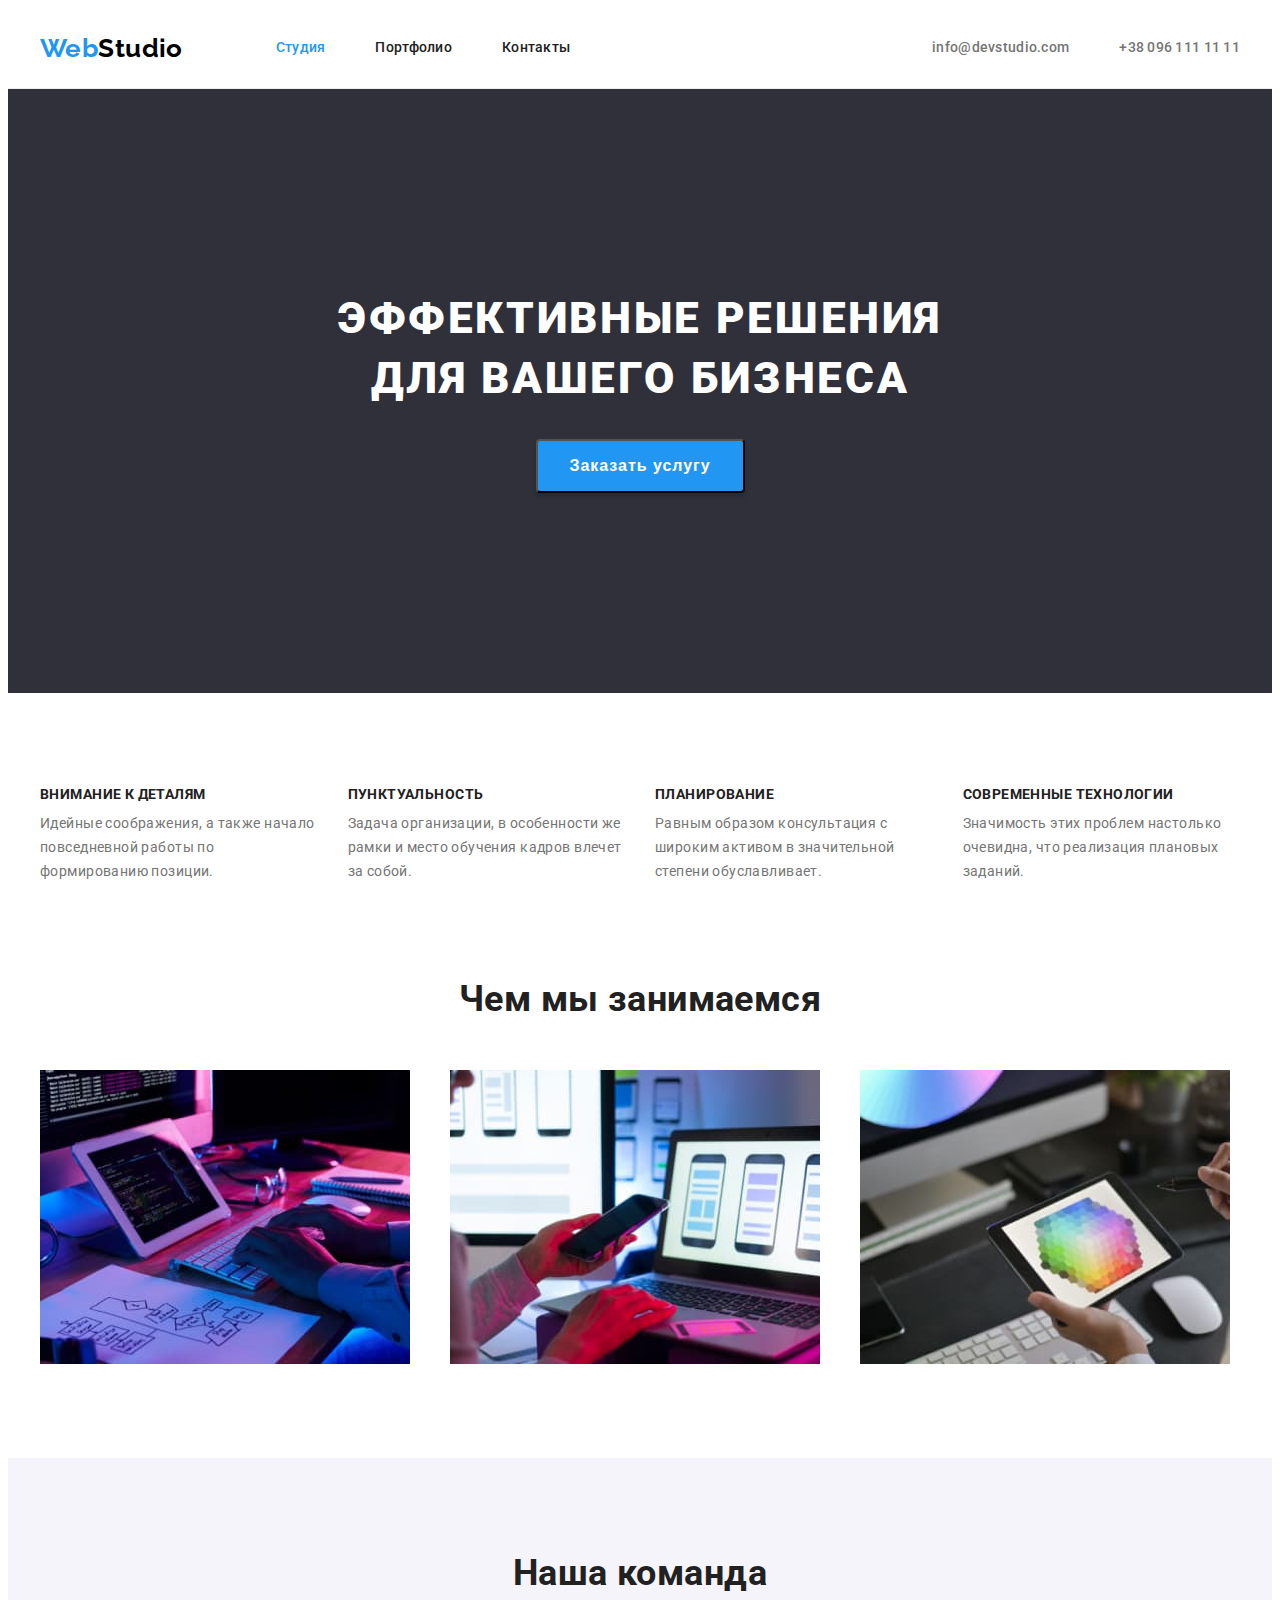
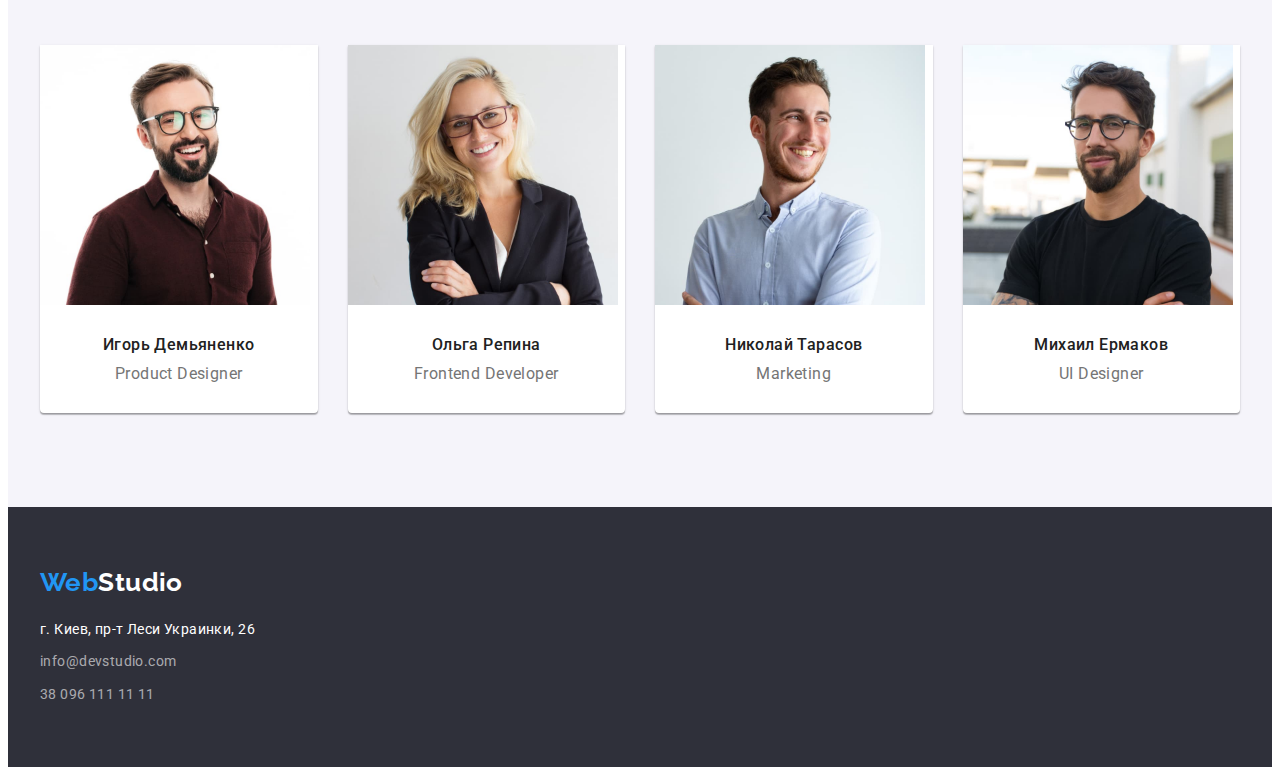
<file: index.html>
<!DOCTYPE html>
<html lang="ru">
  <head>
    <meta charset="UTF-8" />
    <meta http-equiv="X-UA-Compatible" content="IE=edge" />
    <meta name="viewport" content="width=device-width, initial-scale=1.0" />
    <title>WebStudio</title>
    <link rel="preconnect" href="https://fonts.googleapis.com" />
    <link rel="preconnect" href="https://fonts.gstatic.com" crossorigin />
    <link
      href="https://fonts.googleapis.com/css2?family=Raleway:wght@700&family=Roboto:wght@400;500;700;900&display=swap"
      rel="stylesheet"
    />
    <link
      rel="stylesheet"
      href="https://cdnjs.cloudflare.com/ajax/libs/modern-normalize/1.1.0/modern-normalize.min.css"
      integrity="sha512-wpPYUAdjBVSE4KJnH1VR1HeZfpl1ub8YT/NKx4PuQ5NmX2tKuGu6U/JRp5y+Y8XG2tV+wKQpNHVUX03MfMFn9Q=="
      crossorigin="anonymous"
      referrerpolicy="no-referrer"
    />
    <link rel="stylesheet" href="./css/styles.css" />
  </head>
  <body>
    <!-- HEADER -->
    <header class="page-header">
      <div class="container">
        <nav class="navigation">
          <a class="header-logo link" href="#"><span class="accent">Web</span>Studio</a>
          <ul class="nav-list list">
            <li class="nav-item"><a class="nav-link link active" href="">Студия</a></li>
            <li class="nav-item"><a class="nav-link link" href="./portfolio.html">Портфолио</a></li>
            <li class="nav-item"><a class="nav-link link" href="">Контакты</a></li>
          </ul>
          <ul class="contacts-list list">
            <li class="contacts-item">
              <a class="contacts-link link" href="mailto:info@devstudio.com">info@devstudio.com</a>
            </li>
            <li class="contacts-item">
              <a class="contacts-link link" href="tel:+380961111111">+38 096 111 11 11</a>
            </li>
          </ul>
        </nav>
      </div>
    </header>

    <main>
      <!-- Hero -->
      <section class="hero">
        <div class="container">
          <h1 class="hero__title">Эффективные решения для вашего бизнеса</h1>
          <button class="hero__btn" type="button">Заказать услугу</button>
        </div>
      </section>

      <!-- Advantages -->
      <section class="advantages">
        <div class="container">
          <h2 class="visually-hidden">Наши преимущества</h2>
          <ul class="advantages__list list">
            <li class="advantages__item">
              <h3 class="advantages__title">Внимание к деталям</h3>
              <p class="advantages__text">
                Идейные соображения, а также начало повседневной работы по формированию позиции.
              </p>
            </li>
            <li class="advantages__item">
              <h3 class="advantages__title">Пунктуальность</h3>
              <p class="advantages__text">
                Задача организации, в особенности же рамки и место обучения кадров влечет за собой.
              </p>
            </li>
            <li class="advantages__item">
              <h3 class="advantages__title">Планирование</h3>
              <p class="advantages__text">
                Равным образом консультация с широким активом в значительной степени обуславливает.
              </p>
            </li>
            <li class="advantages__item">
              <h3 class="advantages__title">Современные технологии</h3>
              <p class="advantages__text">
                Значимость этих проблем настолько очевидна, что реализация плановых заданий.
              </p>
            </li>
          </ul>
        </div>
      </section>

      <!-- work -->
      <section class="work">
        <div class="container">
          <h2 class="section-title">Чем мы занимаемся</h2>
          <ul class="work__list list">
            <li class="work__item">
              <img src="./images/1.jpg" width="370" height="294" alt="Блок схема по коду" />
            </li>
            <li class="work__item">
              <img src="./images/2.jpg" width="370" height="294" alt="Aнализ" />
            </li>
            <li class="work__item">
              <img src="./images/3.jpg" width="370" height="294" alt="Цветовая гамма" />
            </li>
          </ul>
        </div>
      </section>

      <!-- team -->
      <section class="team section">
        <div class="container">
          <h2 class="section-title">Наша команда</h2>
          <ul class="team__list list">
            <li class="team__item">
              <img src="./images/Ihor.jpg" width="270" height="260" alt="Сотрудник Игорь" />
              <div class="team__wrapper-description">
                <h3 class="team__title">Игорь Демьяненко</h3>
                <p class="team__description" lang="en">Product Designer</p>
              </div>
            </li>
            <li class="team__item">
              <img src="./images/Olga.jpg" width="270" height="260" alt="Сотрудник Ольга" />
              <div class="team__wrapper-description">
                <h3 class="team__title">Ольга Репина</h3>
                <p class="team__description" lang="en">Frontend Developer</p>
              </div>
            </li>
            <li class="team__item">
              <img src="./images/Nikolay.jpg" width="270" height="260" alt="Сотрудник Николай" />
              <div class="team__wrapper-description">
                <h3 class="team__title">Николай Тарасов</h3>
                <p class="team__description" lang="en">Marketing</p>
              </div>
            </li>
            <li class="team__item">
              <img src="./images/Michael.jpg" width="270" height="260" alt="Сотрудник Михаил" />
              <div class="team__wrapper-description">
                <h3 class="team__title">Михаил Ермаков</h3>
                <p class="team__description" lang="en">UI Designer</p>
              </div>
            </li>
          </ul>
        </div>
      </section>
    </main>

    <!-- footer -->
    <footer class="page-footer">
      <div class="container">
        <a class="footer-logo link" href="#"><span class="accent">Web</span>Studio</a>
        <address class="address">
          <ul class="address-list list">
            <li class="address-item">
              <a
                class="address-link link"
                href="https://goo.gl/maps/8jyqS2jRfHhhe97e9"
                target="_blank"
                rel="noreferrer noopener"
                >г. Киев, пр-т Леси Украинки, 26</a
              >
            </li>

            <li class="address-item">
              <a class="footer-contacts-link link" href="mailto:info@devstudio.com"
                >info@devstudio.com</a
              >
            </li>
            <li class="address-item">
              <a class="footer-contacts-link link" href="tel:+380961111111">38 096 111 11 11</a>
            </li>
          </ul>
        </address>
      </div>
    </footer>
  </body>
</html>
</file>
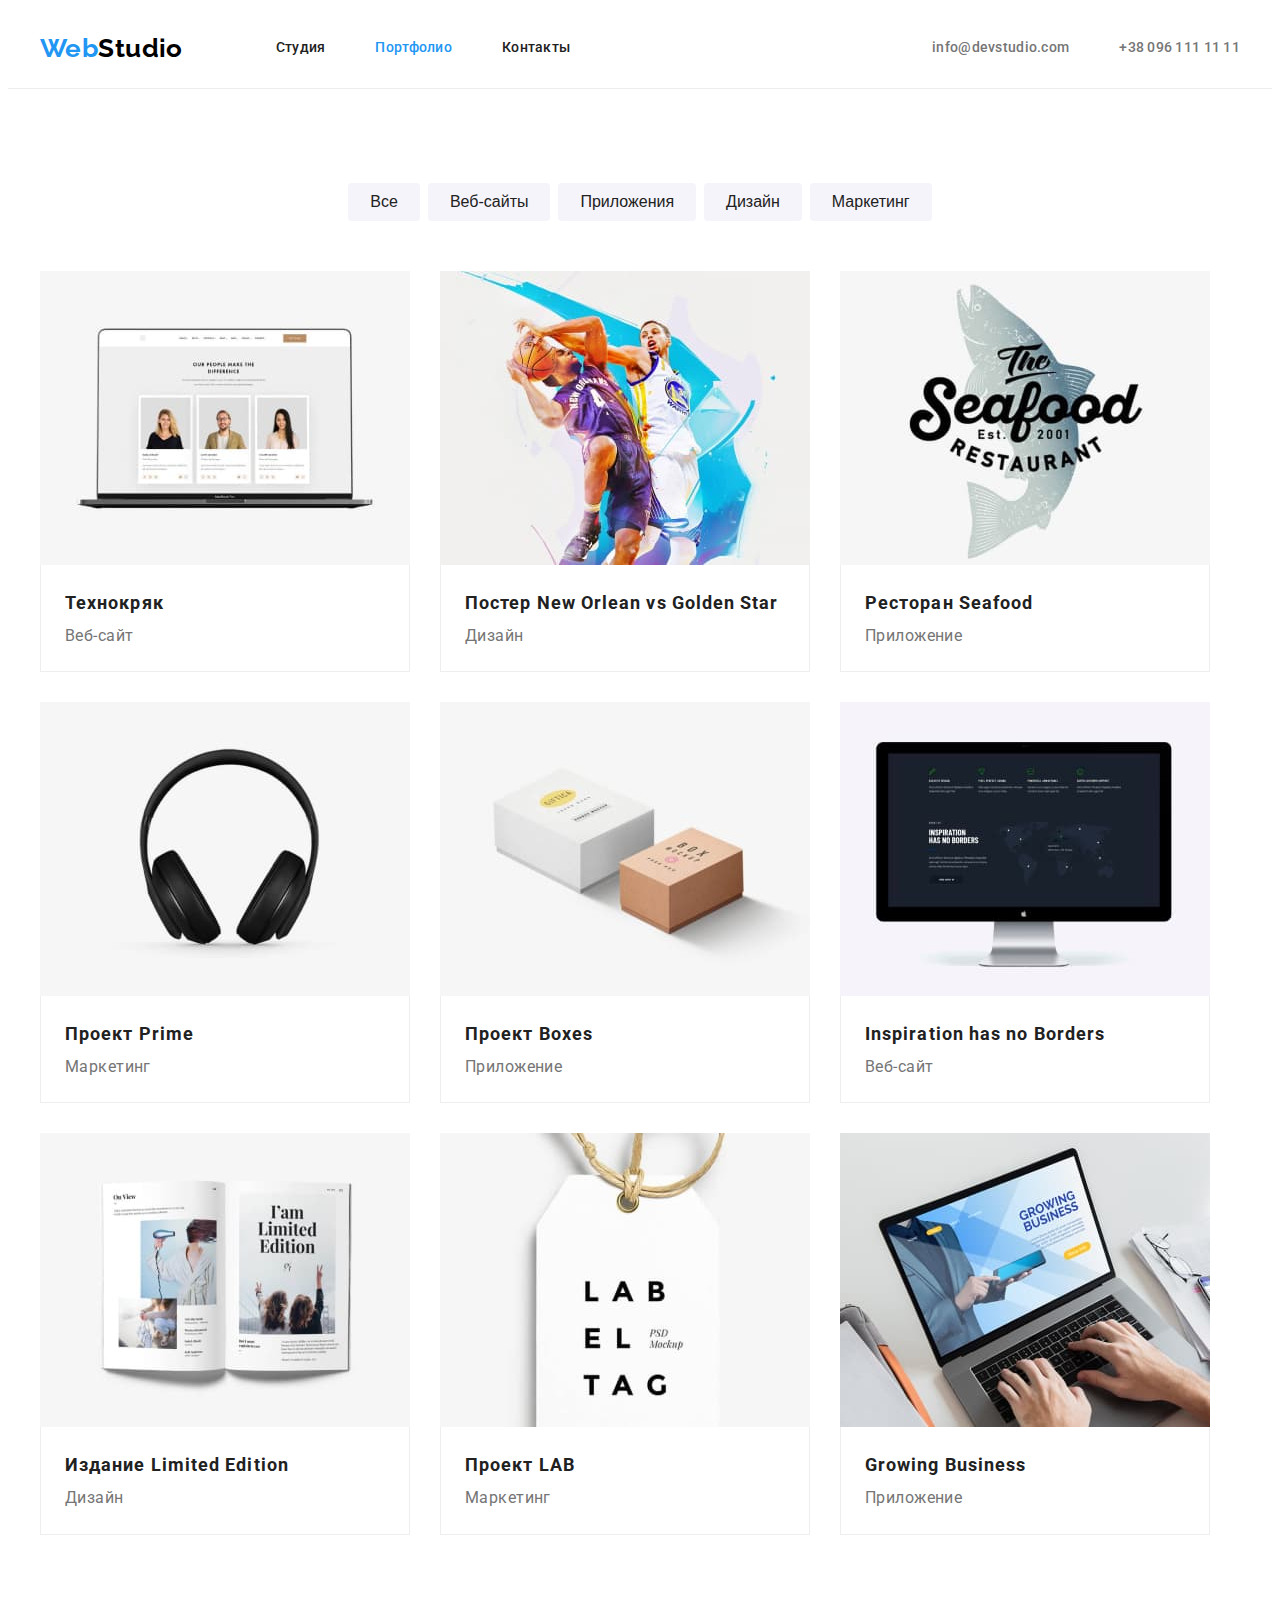
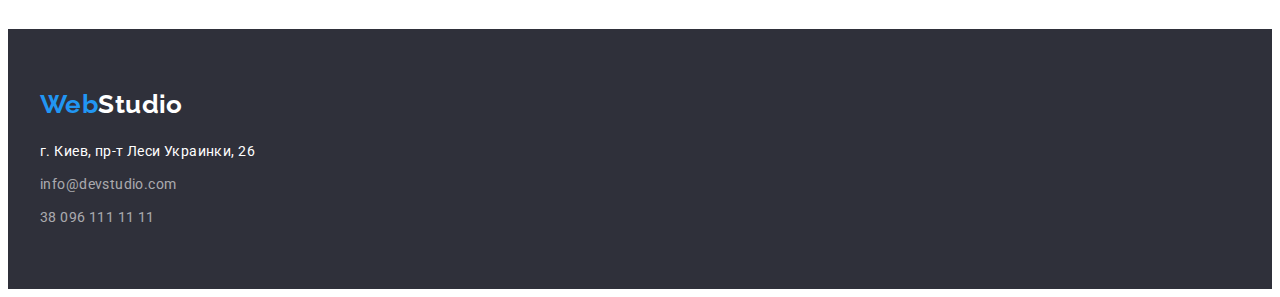
<file: portfolio.html>
<!DOCTYPE html>
<html lang="ru">
  <head>
    <meta charset="UTF-8" />
    <meta http-equiv="X-UA-Compatible" content="IE=edge" />
    <meta name="viewport" content="width=device-width, initial-scale=1.0" />
    <title>Portfolio</title>
    <link rel="preconnect" href="https://fonts.googleapis.com" />
    <link rel="preconnect" href="https://fonts.gstatic.com" crossorigin />
    <link
      href="https://fonts.googleapis.com/css2?family=Raleway:wght@700&family=Roboto:wght@400;500;700;900&display=swap"
      rel="stylesheet"
    />
    <link
      rel="stylesheet"
      href="https://cdnjs.cloudflare.com/ajax/libs/modern-normalize/1.1.0/modern-normalize.min.css"
      integrity="sha512-wpPYUAdjBVSE4KJnH1VR1HeZfpl1ub8YT/NKx4PuQ5NmX2tKuGu6U/JRp5y+Y8XG2tV+wKQpNHVUX03MfMFn9Q=="
      crossorigin="anonymous"
      referrerpolicy="no-referrer"
    />
    <link rel="stylesheet" href="./css/styles.css" />
  </head>
  <body>
    <!-- HEADER -->
    <header class="page-header">
      <div class="container">
        <nav class="navigation">
          <a class="header-logo link" href="#"><span class="accent">Web</span>Studio</a>
          <ul class="nav-list list">
            <li class="nav-item"><a class="nav-link link" href="./index.html">Студия</a></li>
            <li class="nav-item">
              <a class="nav-link link active" href="">Портфолио</a>
            </li>
            <li class="nav-item"><a class="nav-link link" href="">Контакты</a></li>
          </ul>
          <ul class="contacts-list list">
            <li class="contacts-item">
              <a class="contacts-link link" href="mailto:info@devstudio.com">info@devstudio.com</a>
            </li>
            <li class="contacts-item">
              <a class="contacts-link link" href="tel:+380961111111">+38 096 111 11 11</a>
            </li>
          </ul>
        </nav>
      </div>
    </header>
    <!-- END HEADER -->
    <main>
      <section class="portfolio section">
        <div class="container">
          <h1 class="visually-hidden">Портфолио</h1>
          <ul class="filters list">
            <li class="filters-item"><button class="filters-btn" type="button">Все</button></li>
            <li class="filters-item">
              <button class="filters-btn" type="button">Веб-сайты</button>
            </li>
            <li class="filters-item">
              <button class="filters-btn" type="button">Приложения</button>
            </li>
            <li class="filters-item"><button class="filters-btn" type="button">Дизайн</button></li>
            <li class="filters-item">
              <button class="filters-btn" type="button">Маркетинг</button>
            </li>
          </ul>

          <ul class="projects list">
            <li class="projects__item">
              <a class="projects__link link" href="" target="_blank" rel="noreferrer noopener"
                ><img
                  class="projects__img"
                  src="./images/portfolio/1.jpg"
                  alt="Веб-сайт на ноутбуке"
                  width="370"
                  height="294"
                />
                <div class="projects__desc-container">
                  <h3 class="projects__title">Технокряк</h3>
                  <p class="projects__desc">Веб-сайт</p>
                </div>
              </a>
            </li>
            <li class="projects__item">
              <a class="projects__link link" href="" target="_blank" rel="noreferrer noopener"
                ><img
                  src="./images/portfolio/2.jpg"
                  alt="Два баскетболиста"
                  width="370"
                  height="294"
                />
                <div class="projects__desc-container">
                  <h3 class="projects__title">
                    Постер <span lang="en"> New Orlean vs Golden Star</span>
                  </h3>
                  <p class="projects__desc">Дизайн</p>
                </div>
              </a>
            </li>
            <li class="projects__item">
              <a class="projects__link link" href="" target="_blank" rel="noreferrer noopener"
                ><img
                  src="./images/portfolio/3.jpg"
                  alt="Ресторан Дары моря"
                  width="370"
                  height="294"
                />
                <div class="projects__desc-container">
                  <h3 class="projects__title">Ресторан <span lang="en">Seafood</span></h3>
                  <p class="projects__desc">Приложение</p>
                </div>
              </a>
            </li>
            <li class="projects__item">
              <a class="projects__link link" href="" target="_blank" rel="noreferrer noopener"
                ><img src="./images/portfolio/4.jpg" alt="Наушники" width="370" height="294" />
                <div class="projects__desc-container">
                  <h3 class="projects__title">Проект Prime</h3>
                  <p class="projects__desc">Маркетинг</p>
                </div>
              </a>
            </li>
            <li class="projects__item">
              <a class="projects__link link" href="" target="_blank" rel="noreferrer noopener"
                ><img src="./images/portfolio/5.jpg" alt="Две коробки" width="370" height="294" />
                <div class="projects__desc-container">
                  <h3 class="projects__title">Проект <span lang="en"> Boxes</span></h3>

                  <p class="projects__desc">Приложение</p>
                </div>
              </a>
            </li>
            <li class="projects__item">
              <a class="projects__link link" href="" target="_blank" rel="noreferrer noopener"
                ><img src="./images/portfolio/6.jpg" alt="Монитор" width="370" height="294" />
                <div class="projects__desc-container">
                  <h3 class="projects__title"><span lang="en">Inspiration has no Borders</span></h3>
                  <p class="projects__desc">Веб-сайт</p>
                </div>
              </a>
            </li>
            <li class="projects__item">
              <a class="projects__link link" href="" target="_blank" rel="noreferrer noopener"
                ><img
                  src="./images/portfolio/7.jpg"
                  alt="Открытая книга"
                  width="370"
                  height="294"
                />
                <div class="projects__desc-container">
                  <h3 class="projects__title">Издание <span lang="en"> Limited Edition</span></h3>
                  <p class="projects__desc">Дизайн</p>
                </div>
              </a>
            </li>
            <li class="projects__item">
              <a class="projects__link link" href="" target="_blank" rel="noreferrer noopener"
                ><img
                  src="./images/portfolio/8.jpg"
                  alt="Бирка с буквaми"
                  width="370"
                  height="294"
                />
                <div class="projects__desc-container">
                  <h3 class="projects__title">Проект LAB</h3>
                  <p class="projects__desc">Маркетинг</p>
                </div>
              </a>
            </li>
            <li class="projects__item">
              <a class="projects__link link" href="" target="_blank" rel="noreferrer noopener"
                ><img
                  src="./images/portfolio/9.jpg"
                  alt="Человек за компьютером"
                  width="370"
                  height="294"
                />
                <div class="projects__desc-container">
                  <h3 class="projects__title"><span lang="en">Growing Business</span></h3>
                  <p class="projects__desc">Приложение</p>
                </div>
              </a>
            </li>
          </ul>
        </div>
      </section>
    </main>
    <footer class="page-footer">
      <div class="container">
        <a class="footer-logo link" href="#"><span class="accent">Web</span>Studio</a>
        <address class="address">
          <ul class="address-list list">
            <li class="address-item">
              <a
                class="address-link link"
                href="https://goo.gl/maps/8jyqS2jRfHhhe97e9"
                target="_blank"
                rel="noreferrer noopener"
                >г. Киев, пр-т Леси Украинки, 26</a
              >
            </li>

            <li class="address-item">
              <a class="footer-contacts-link link" href="mailto:info@devstudio.com"
                >info@devstudio.com</a
              >
            </li>
            <li class="address-item">
              <a class="footer-contacts-link link" href="tel:+380961111111">38 096 111 11 11</a>
            </li>
          </ul>
        </address>
      </div>
    </footer>
  </body>
</html>
</file>
<file: css/styles.css>
:root {
  --primary-background-color: #ffffff;
  --secondary-background-color: #f5f4fa;
  --accent-color: #2196f3;
  --text-color: #757575;
  --title-color: #212121;
  --white-text-color: #ffffff;
  --black-text-color: #000000;
  --hero-footer-background-color: #2f303a;
  --body-color: #e5e5e5;
}

body {
  font-family: 'Roboto', sans-serif;
  background-color: var(--primary-background-color);
  color: var(--text-color);
  font-weight: 400;
  font-size: 14px;
  line-height: 1.71;
  letter-spacing: 0.03em;
}
img {
  display: block;
}
.list {
  list-style: none;
}
.link {
  text-decoration: none;
}
h1,
h2,
h3,
h4,
h5,
h6,
p {
  margin-top: 0;
  margin-bottom: 0;
}
ul,
ol {
  margin-top: 0;
  margin-bottom: 0;
  padding-left: 0;
}
.section {
  padding-top: 94px;
  padding-bottom: 94px;
}

.container {
  width: 1200px;
  padding-left: 15px;
  padding-right: 15px;
  margin: 0 auto;
}
.section-title {
  font-weight: 700;
  font-size: 36px;
  line-height: 1.17;
  text-align: center;
  color: var(--title-color);
  margin-bottom: 50px;
}
.visually-hidden {
  position: absolute;
  width: 1px;
  height: 1px;
  margin: -1px;
  border: 0;
  padding: 0;
  white-space: nowrap;
  clip-path: inset(100%);
  clip: rect(0 0 0 0);
  overflow: hidden;
}

/* header */
.page-header {
  border-bottom: 1px solid #ececec;
  background-color: var(--primary-background-color);
}
.accent {
  color: var(--accent-color);
}

.navigation {
  display: flex;
  align-items: center;
}
.header-logo {
  font-family: 'Raleway', sans-serif;
  font-weight: 700;
  font-size: 26px;
  line-height: 1.19;
  color: var(--black-text-color);
  margin-right: 93px;
}
.nav-list {
  display: flex;
}
.nav-item:not(:last-child) {
  margin-right: 50px;
}
.nav-link {
  font-weight: 500;
  line-height: 1.14;
  letter-spacing: 0.02em;
  color: var(--title-color);
  display: block;
  padding-top: 32px;
  padding-bottom: 32px;
}

.nav-link:hover,
.nav-link:focus {
  color: var(--accent-color);
}
.contacts-list {
  display: flex;
  margin-left: auto;
}
.contacts-link {
  font-weight: 500;
  font-size: 14px;
  line-height: 1.14;
  letter-spacing: 0.02em;
  color: var(--text-color);
  display: block;
  padding-top: 32px;
  padding-bottom: 32px;
}
.contacts-item:not(:last-child) {
  margin-right: 50px;
}

.contacts-link:hover,
.contacts-link:focus {
  color: var(--accent-color);
}

.active {
  color: var(--accent-color);
}

/* hero */
.hero {
  background-color: var(--hero-footer-background-color);
  text-align: center;
  padding-top: 200px;
  padding-bottom: 200px;
}

.hero__title {
  font-weight: 900;
  font-size: 44px;
  line-height: 1.36;
  text-align: center;
  letter-spacing: 0.06em;
  text-transform: uppercase;
  color: var(--white-text-color);
  max-width: 696px;
  margin: 0 auto 30px;
}

.hero__btn {
  background-color: var(--accent-color);
  font-weight: 700;
  font-size: 16px;
  line-height: 1.87;
  text-align: center;
  letter-spacing: 0.06em;
  color: var(--white-text-color);
  cursor: pointer;
  padding: 10px 32px;
  border-radius: 4px;
  box-shadow: 0px 4px 4px rgba(0, 0, 0, 0.15);
}

.hero__btn:hover,
.hero__btn:focus {
  background-color: #188ce8;
}

/* advantages */
.advantages {
  padding-top: 94px;
  padding-bottom: 47px;
  background-color: var(--primary-background-color);
}
.advantages__list {
  display: flex;
  align-items: center;
  flex-wrap: wrap;
  margin-left: -30px;
  margin-top: -30px;
}
.advantages__item {
  flex-basis: calc((100% - 120px) / 4);
  margin-left: 30px;
  margin-top: 30px;
}
.advantages__title {
  font-size: 14px;
  font-weight: 700;
  line-height: 1.14;
  text-transform: uppercase;
  color: var(--title-color);
  margin-bottom: 10px;
}

/* work */
.work {
  padding-top: 47px;
  padding-bottom: 94px;
  background-color: var(--primary-background-color);
}
.work__list {
  display: flex;
  flex-wrap: wrap;
  margin-left: -30px;
  margin-top: -30px;
}
.work__item {
  flex-basis: calc((100% - 90px) / 3);
  margin-left: 30px;
  margin-top: 30px;
}

/* team */
.team {
  background-color: var(--secondary-background-color);
}
.team__list {
  display: flex;
  flex-wrap: wrap;
  margin-left: -30px;
  margin-top: -30px;
}
.team__item {
  flex-basis: calc((100% - 120px) / 4);
  margin-left: 30px;
  margin-top: 30px;
  background-color: var(--primary-background-color);
  box-shadow: 0px 1px 3px rgba(0, 0, 0, 0.12), 0px 1px 1px rgba(0, 0, 0, 0.14),
    0px 2px 1px rgba(0, 0, 0, 0.2);
  border-radius: 0px 0px 4px 4px;
}
.team__wrapper-description {
  padding-top: 30px;
  padding-bottom: 30px;
}
.team__title {
  font-weight: 500;
  font-size: 16px;
  line-height: 1.19;
  text-align: center;
  color: var(--title-color);
  margin-bottom: 10px;
}
.team__description {
  font-size: 16px;
  line-height: 1.19;
  text-align: center;
}

/* footer */
.footer-logo {
  font-family: 'Raleway', sans-serif;
  font-weight: 700;
  font-size: 26px;
  line-height: 1.19;
  color: var(--white-text-color);
  margin-bottom: 20px;
  display: block;
}
.page-footer {
  background-color: var(--hero-footer-background-color);
  padding-top: 60px;
  padding-bottom: 60px;
}
.address {
  font-style: normal;
  margin-top: 20px;
}
.address-item:not(:last-child) {
  margin-bottom: 9px;
}
.address-link {
  line-height: 1.71;
  color: var(--white-text-color);
  display: block;
}
.footer-contacts-link {
  line-height: 1.71;
  color: rgba(255, 255, 255, 0.6);
  display: block;
}
.address-link:hover,
.address-link:focus {
  color: var(--accent-color);
}
.footer-contacts-link:hover,
.footer-contacts-link:focus {
  color: var(--accent-color);
}

/* portfolio */
.filters {
  display: flex;
  justify-content: center;
  margin-bottom: 50px;
}
.filters-item:not(:last-child) {
  margin-right: 8px;
}
.filters-btn {
  font-weight: 500;
  font-size: 16px;
  line-height: 1.6;
  text-align: center;
  color: var(--title-color);
  background-color: var(--secondary-background-color);
  border-radius: 4px;
  cursor: pointer;
  border: 0;
  padding: 6px 22px;
}
.filters-btn:hover,
.filters-btn:focus {
  background-color: var(--accent-color);
  color: var(--white-text-color);
}
.projects {
  display: flex;
  flex-wrap: wrap;
  margin-left: -30px;
  margin-top: -30px;
}
.projects__item {
  flex-basis: calc((100% - 270px) / 9);
  margin-left: 30px;
  margin-top: 30px;
}
.projects__title {
  font-weight: 700;
  font-size: 18px;
  line-height: 2;
  letter-spacing: 0.06em;
  color: var(--title-color);
}
.projects__desc {
  font-size: 16px;
  line-height: 1.9;
  color: var(--text-color);
}
.projects__desc-container {
  padding: 20px 24px;
  border: 1px solid #eeeeee;
  border-top: 0;
}
</file>
